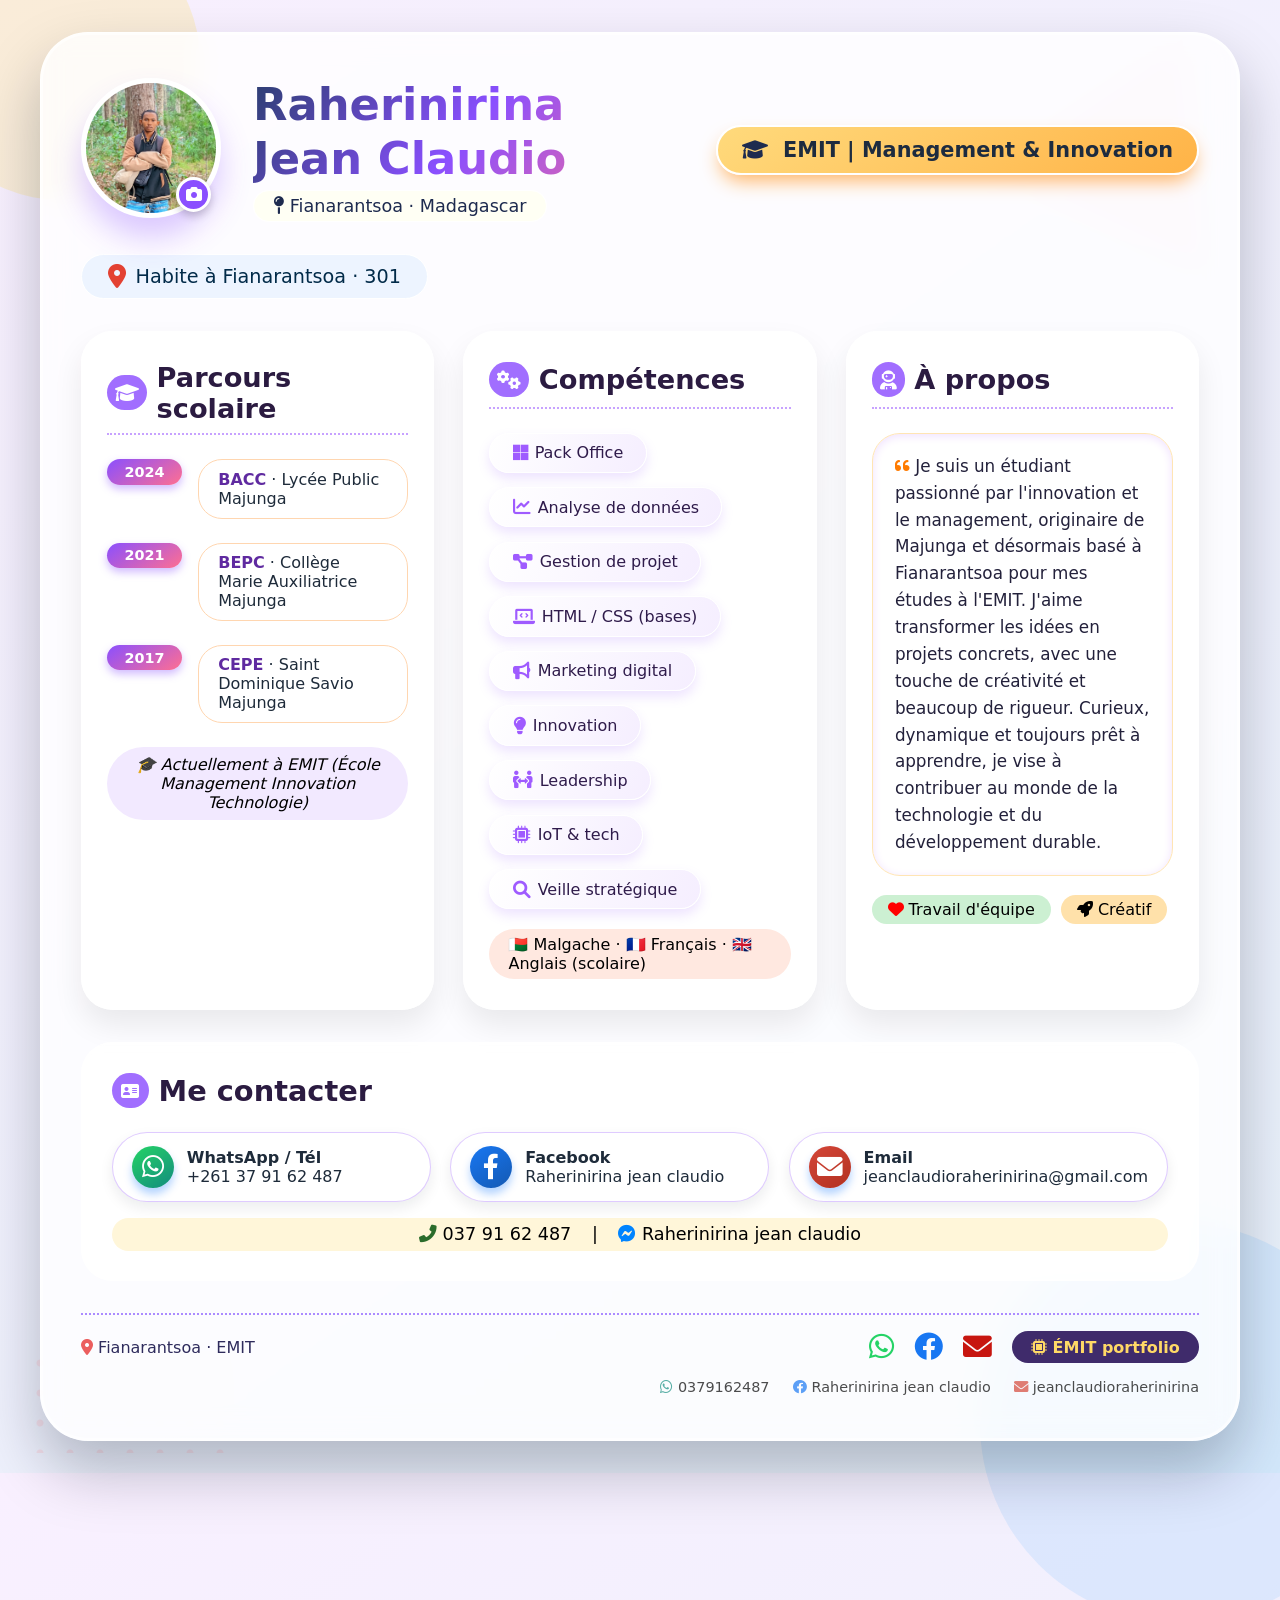
<file: index.html>
<!DOCTYPE html>
<html lang="fr">
<head>
  <meta charset="UTF-8">
  <meta name="viewport" content="width=device-width, initial-scale=1.0">
  <title>Jean Claudio · Portfolio EMIT</title>
  <!-- Font Awesome 6 (free) pour les logos + icônes décoratives -->
  <link rel="stylesheet" href="https://cdnjs.cloudflare.com/ajax/libs/font-awesome/6.0.0-beta3/css/all.min.css">
  <link rel="stylesheet" href="portfolio.css">
  
</head>
<body>
  <div class="deco-circle"></div>
  <div class="deco-circle2"></div>
  <div class="deco-triangle"></div>
  <div class="deco-dots"></div>

  <main class="portfolio-card">
    <!-- HEADER avec PHOTO DE PROFIL -->
    <div class="header-profile">
      <div class="profile-pic">
        <!-- Photo de profil (remplacez le src par votre photo) -->
        <img src="profil.jpg" alt="Photo de profil Jean Claudio">
        <div class="edit-badge"><i class="fas fa-camera"></i></div>
      </div>
      <div class="header-title">
        <h1>Raherinirina Jean Claudio</h1>
        <div class="sub"><i class="fas fa-map-pin"></i> Fianarantsoa · Madagascar</div>
      </div>
      <div class="emit-badge">
        <i class="fas fa-graduation-cap"></i> EMIT | Management & Innovation
      </div>
    </div>

    <div class="location-row">
      <i class="fas fa-map-marker-alt"></i> Habite à Fianarantsoa · 301
    </div>

    <!-- GRILLE : Parcours / Compétences / À propos -->
    <div class="grid-3">
      
      <!-- PARCOURS SCOLAIRE -->
      <div class="info-card">
        <div class="card-title">
          <i class="fas fa-graduation-cap"></i> Parcours scolaire
        </div>
        <div class="timeline-item">
          <span class="timeline-year">2024</span>
          <div class="timeline-desc"><strong>BACC</strong> · Lycée Public Majunga</div>
        </div>
        <div class="timeline-item">
          <span class="timeline-year">2021</span>
          <div class="timeline-desc"><strong>BEPC</strong> · Collège Marie Auxiliatrice Majunga</div>
        </div>
        <div class="timeline-item">
          <span class="timeline-year">2017</span>
          <div class="timeline-desc"><strong>CEPE</strong> · Saint Dominique Savio Majunga</div>
        </div>
        <div style="margin-top: 1rem; background: #f2e9ff; border-radius: 40px; padding: 0.5rem 1rem; text-align: center; font-style: italic;">
          🎓 Actuellement à EMIT (École Management Innovation Technologie)
        </div>
      </div>

      <!-- COMPÉTENCES -->
      <div class="info-card">
        <div class="card-title">
          <i class="fas fa-cogs"></i> Compétences
        </div>
        <div class="skills-container">
          <span class="skill-badge"><i class="fab fa-microsoft"></i> Pack Office</span>
          <span class="skill-badge"><i class="fas fa-chart-line"></i> Analyse de données</span>
          <span class="skill-badge"><i class="fas fa-project-diagram"></i> Gestion de projet</span>
          <span class="skill-badge"><i class="fas fa-laptop-code"></i> HTML / CSS (bases)</span>
          <span class="skill-badge"><i class="fas fa-bullhorn"></i> Marketing digital</span>
          <span class="skill-badge"><i class="fas fa-lightbulb"></i> Innovation</span>
          <span class="skill-badge"><i class="fas fa-people-arrows"></i> Leadership</span>
          <span class="skill-badge"><i class="fas fa-microchip"></i> IoT & tech</span>
          <span class="skill-badge"><i class="fas fa-search"></i> Veille stratégique</span>
        </div>
        <div style="margin-top: 1.2rem; background: #ffe8e0; border-radius: 50px; padding: 0.4rem 1.2rem; display: inline-block;">
          🇲🇬 Malgache · 🇫🇷 Français · 🇬🇧 Anglais (scolaire)
        </div>
      </div>

      <!-- À PROPOS DE MOI -->
      <div class="info-card">
        <div class="card-title">
          <i class="fas fa-user-astronaut"></i> À propos
        </div>
        <div class="about-text">
          <i class="fas fa-quote-left" style="color:#ff7b00;"></i> Je suis un étudiant passionné par l'innovation et le management, originaire de Majunga et désormais basé à Fianarantsoa pour mes études à l'EMIT. J'aime transformer les idées en projets concrets, avec une touche de créativité et beaucoup de rigueur. Curieux, dynamique et toujours prêt à apprendre, je vise à contribuer au monde de la technologie et du développement durable.
        </div>
        <div style="display: flex; gap: 10px; margin-top: 1.2rem;">
          <span style="background: #ccf0d2; border-radius: 40px; padding: 0.3rem 1rem;"><i class="fas fa-heart" style="color:red;"></i> Travail d'équipe</span>
          <span style="background: #ffe1aa; border-radius: 40px; padding: 0.3rem 1rem;"><i class="fas fa-rocket"></i> Créatif</span>
        </div>
      </div>
    </div>

    <!-- CONTACTS avec logos -->
    <div class="contact-section">
      <div style="display: flex; align-items: center; gap: 0.6rem; margin-bottom: 1.5rem;">
        <i class="fas fa-address-card" style="background: #a16eff; color:white; padding:0.6rem; border-radius: 18px;"></i>
        <h2 style="font-size: 1.8rem; color:#2b1b41;">Me contacter</h2>
      </div>
      <div class="contact-grid">
        <div class="contact-item whatsapp">
          <div class="contact-logo"><i class="fab fa-whatsapp"></i></div>
          <div class="contact-info">
            <strong>WhatsApp / Tél</strong><br> +261 37 91 62 487
          </div>
        </div>
        <div class="contact-item facebook">
          <div class="contact-logo"><i class="fab fa-facebook-f"></i></div>
          <div class="contact-info">
            <strong>Facebook</strong><br> Raherinirina jean claudio
          </div>
        </div>
        <div class="contact-item email">
          <div class="contact-logo"><i class="fas fa-envelope"></i></div>
          <div class="contact-info">
            <strong>Email</strong><br> jeanclaudioraherinirina@gmail.com
          </div>
        </div>
      </div>
      <div style="margin-top: 1rem; text-align: center; background: #fff6d9; border-radius: 50px; padding: 0.4rem; font-size: 1.1rem;">
        <i class="fas fa-phone-alt" style="color:#2b6c2b;"></i> 037 91 62 487  <span style="margin:0 15px;">|</span>  <i class="fab fa-facebook-messenger" style="color:#0084ff;"></i>  Raherinirina jean claudio
      </div>
    </div>

    <!-- Footer -->
    <div class="footer-note">
      <div>
        <i class="fas fa-map-marker-alt" style="color:#eb5e5e;"></i> Fianarantsoa · EMIT
      </div>
      <div style="display: flex; gap: 20px; align-items: center;">
        <i class="fab fa-whatsapp" style="color:#25D366; font-size: 1.8rem;"></i>
        <i class="fab fa-facebook" style="color:#1877f2; font-size: 1.8rem;"></i>
        <i class="fas fa-envelope" style="color:#c71610; font-size: 1.8rem;"></i>
        <span class="footer-emit"><i class="fas fa-microchip"></i> ÉMIT portfolio</span>
      </div>
    </div>

    <!-- signature discrète -->
    <div style="text-align: right; margin-top: 1rem; opacity:0.7; font-size: 0.9rem;">
      <i class="fab fa-whatsapp" style="color:#128C7E;"></i> 0379162487   
      <i class="fab fa-facebook" style="color:#1877f2;"></i> Raherinirina jean claudio   
      <i class="fas fa-envelope" style="color:#D44638;"></i> jeanclaudioraherinirina
    </div>
  </main>
</body>
</html>
</file>
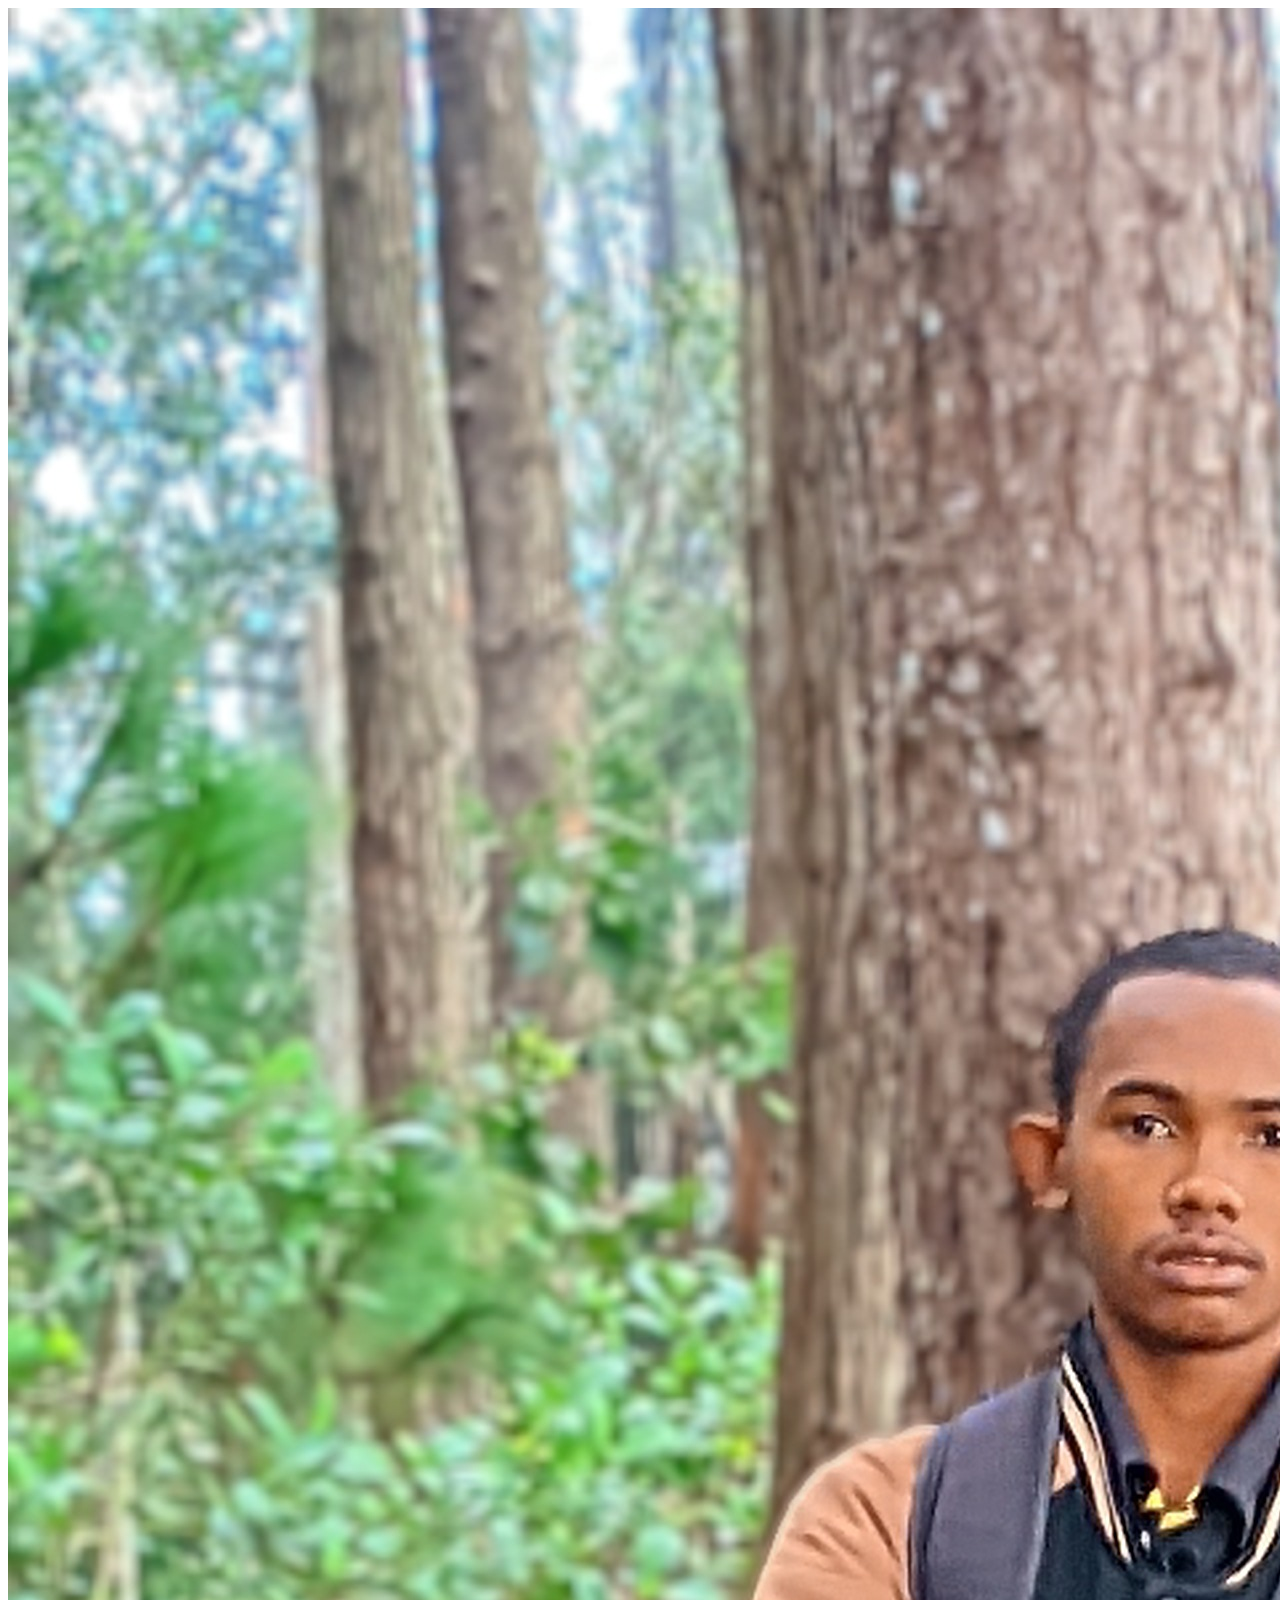
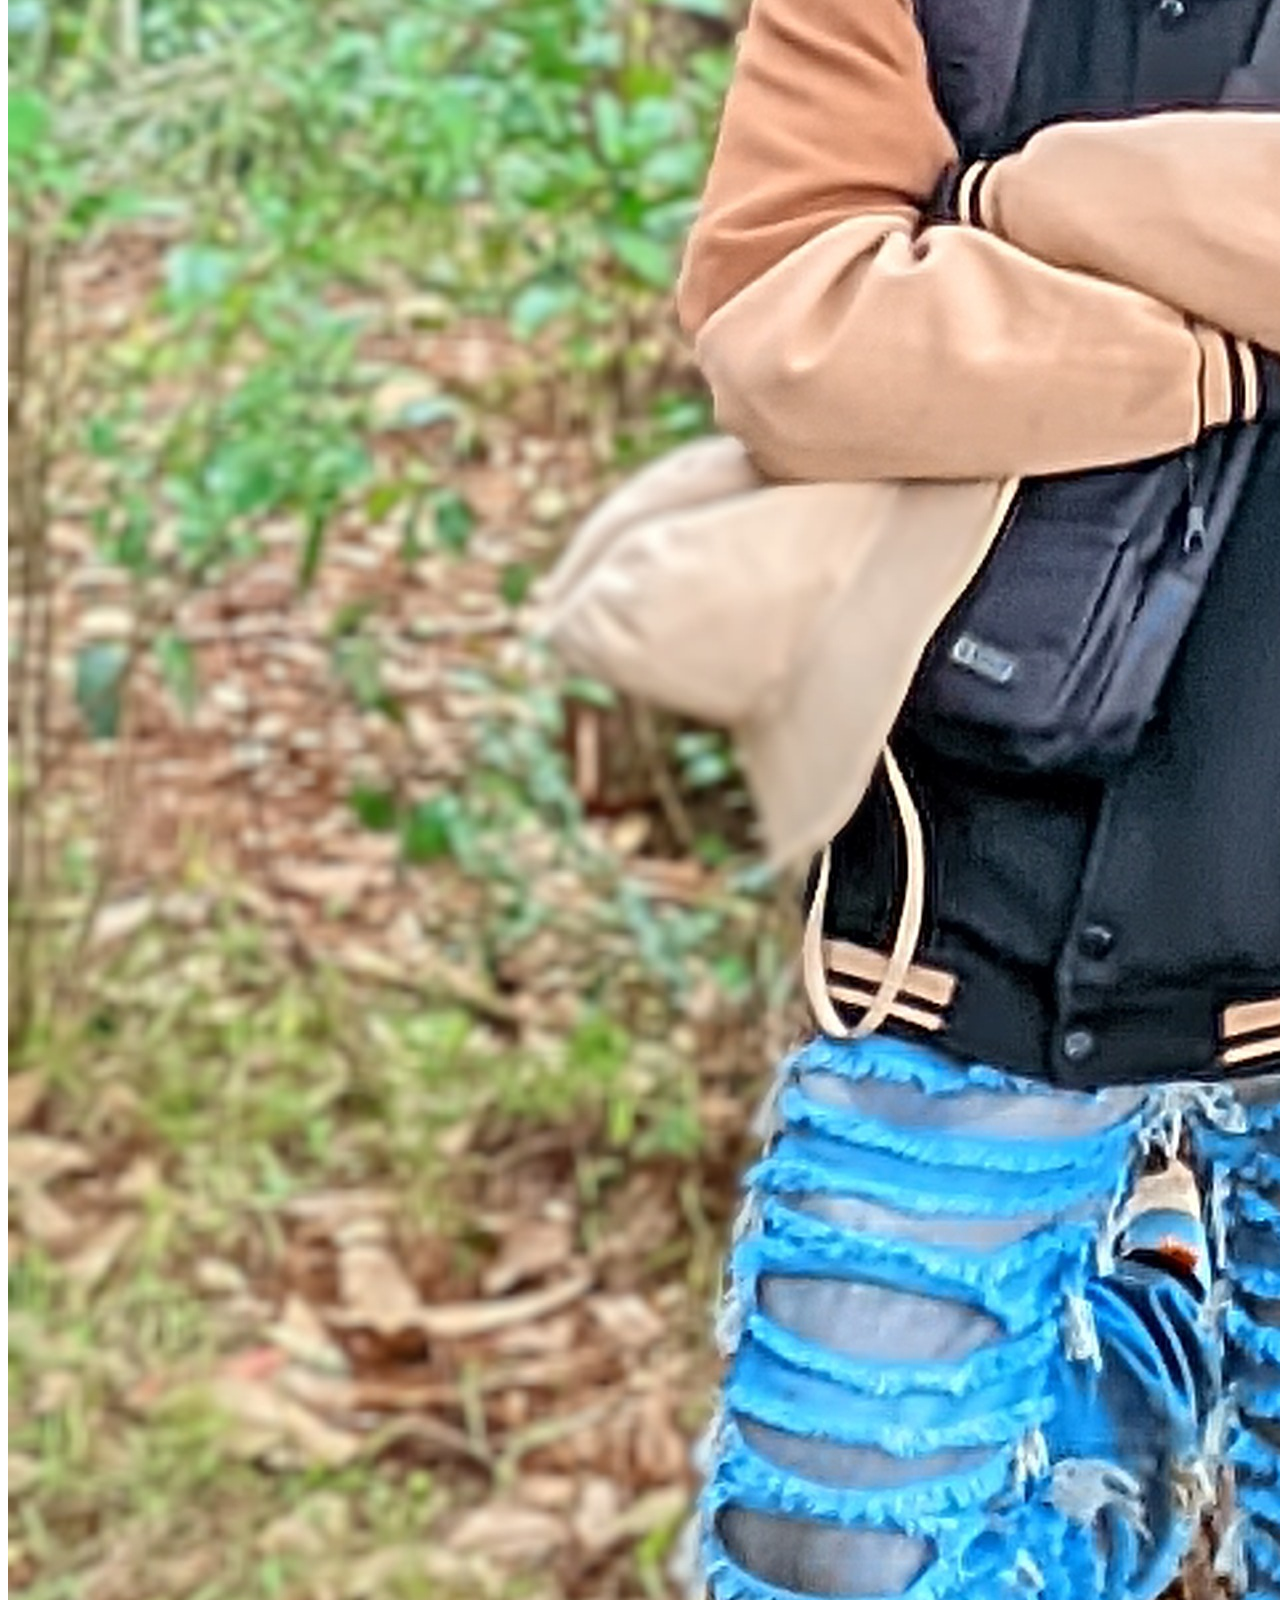
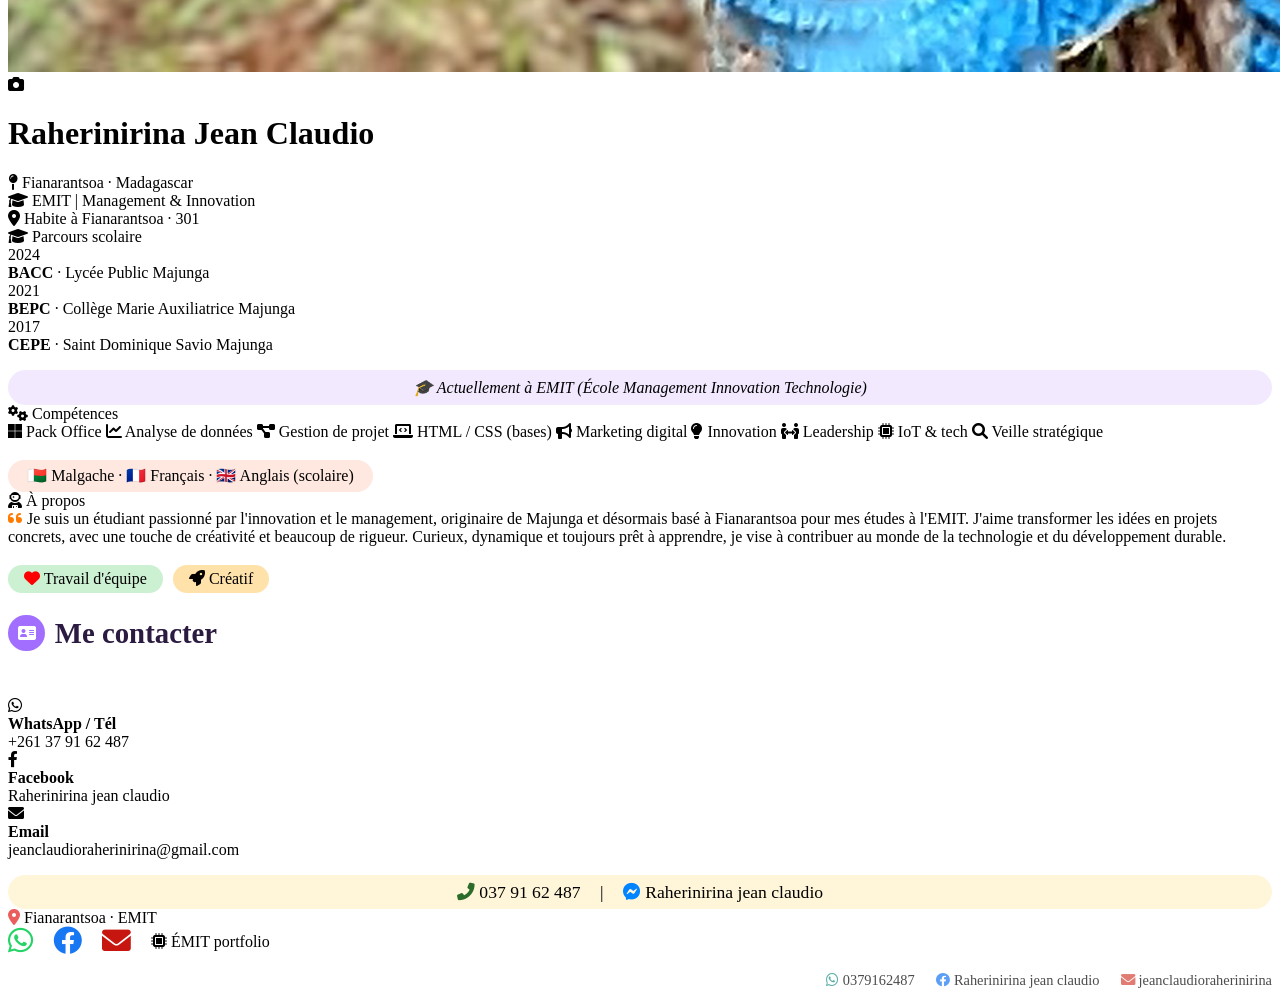
<file: portfolio.html>
<!DOCTYPE html>
<html lang="fr">
<head>
  <meta charset="UTF-8">
  <meta name="viewport" content="width=device-width, initial-scale=1.0">
  <title>Jean Claudio · Portfolio EMIT</title>
  <!-- Font Awesome 6 (free) pour les logos + icônes décoratives -->
  <link rel="stylesheet" href="https://cdnjs.cloudflare.com/ajax/libs/font-awesome/6.0.0-beta3/css/all.min.css">
<link rel = "stylsheet" href =" portfolio.css>
</head>
<body>
  <div class="deco-circle"></div>
  <div class="deco-circle2"></div>
  <div class="deco-triangle"></div>
  <div class="deco-dots"></div>

  <main class="portfolio-card">
    <!-- HEADER avec PHOTO DE PROFIL -->
    <div class="header-profile">
      <div class="profile-pic">
        <!-- Photo de profil (remplacez le src par votre photo) -->
        <img src="profil.jpg" alt="Photo de profil Jean Claudio">
        <div class="edit-badge"><i class="fas fa-camera"></i></div>
      </div>
      <div class="header-title">
        <h1>Raherinirina Jean Claudio</h1>
        <div class="sub"><i class="fas fa-map-pin"></i> Fianarantsoa · Madagascar</div>
      </div>
      <div class="emit-badge">
        <i class="fas fa-graduation-cap"></i> EMIT | Management & Innovation
      </div>
    </div>

    <div class="location-row">
      <i class="fas fa-map-marker-alt"></i> Habite à Fianarantsoa · 301
    </div>

    <!-- GRILLE : Parcours / Compétences / À propos -->
    <div class="grid-3">
      
      <!-- PARCOURS SCOLAIRE -->
      <div class="info-card">
        <div class="card-title">
          <i class="fas fa-graduation-cap"></i> Parcours scolaire
        </div>
        <div class="timeline-item">
          <span class="timeline-year">2024</span>
          <div class="timeline-desc"><strong>BACC</strong> · Lycée Public Majunga</div>
        </div>
        <div class="timeline-item">
          <span class="timeline-year">2021</span>
          <div class="timeline-desc"><strong>BEPC</strong> · Collège Marie Auxiliatrice Majunga</div>
        </div>
        <div class="timeline-item">
          <span class="timeline-year">2017</span>
          <div class="timeline-desc"><strong>CEPE</strong> · Saint Dominique Savio Majunga</div>
        </div>
        <div style="margin-top: 1rem; background: #f2e9ff; border-radius: 40px; padding: 0.5rem 1rem; text-align: center; font-style: italic;">
          🎓 Actuellement à EMIT (École Management Innovation Technologie)
        </div>
      </div>

      <!-- COMPÉTENCES -->
      <div class="info-card">
        <div class="card-title">
          <i class="fas fa-cogs"></i> Compétences
        </div>
        <div class="skills-container">
          <span class="skill-badge"><i class="fab fa-microsoft"></i> Pack Office</span>
          <span class="skill-badge"><i class="fas fa-chart-line"></i> Analyse de données</span>
          <span class="skill-badge"><i class="fas fa-project-diagram"></i> Gestion de projet</span>
          <span class="skill-badge"><i class="fas fa-laptop-code"></i> HTML / CSS (bases)</span>
          <span class="skill-badge"><i class="fas fa-bullhorn"></i> Marketing digital</span>
          <span class="skill-badge"><i class="fas fa-lightbulb"></i> Innovation</span>
          <span class="skill-badge"><i class="fas fa-people-arrows"></i> Leadership</span>
          <span class="skill-badge"><i class="fas fa-microchip"></i> IoT & tech</span>
          <span class="skill-badge"><i class="fas fa-search"></i> Veille stratégique</span>
        </div>
        <div style="margin-top: 1.2rem; background: #ffe8e0; border-radius: 50px; padding: 0.4rem 1.2rem; display: inline-block;">
          🇲🇬 Malgache · 🇫🇷 Français · 🇬🇧 Anglais (scolaire)
        </div>
      </div>

      <!-- À PROPOS DE MOI -->
      <div class="info-card">
        <div class="card-title">
          <i class="fas fa-user-astronaut"></i> À propos
        </div>
        <div class="about-text">
          <i class="fas fa-quote-left" style="color:#ff7b00;"></i> Je suis un étudiant passionné par l'innovation et le management, originaire de Majunga et désormais basé à Fianarantsoa pour mes études à l'EMIT. J'aime transformer les idées en projets concrets, avec une touche de créativité et beaucoup de rigueur. Curieux, dynamique et toujours prêt à apprendre, je vise à contribuer au monde de la technologie et du développement durable.
        </div>
        <div style="display: flex; gap: 10px; margin-top: 1.2rem;">
          <span style="background: #ccf0d2; border-radius: 40px; padding: 0.3rem 1rem;"><i class="fas fa-heart" style="color:red;"></i> Travail d'équipe</span>
          <span style="background: #ffe1aa; border-radius: 40px; padding: 0.3rem 1rem;"><i class="fas fa-rocket"></i> Créatif</span>
        </div>
      </div>
    </div>

    <!-- CONTACTS avec logos -->
    <div class="contact-section">
      <div style="display: flex; align-items: center; gap: 0.6rem; margin-bottom: 1.5rem;">
        <i class="fas fa-address-card" style="background: #a16eff; color:white; padding:0.6rem; border-radius: 18px;"></i>
        <h2 style="font-size: 1.8rem; color:#2b1b41;">Me contacter</h2>
      </div>
      <div class="contact-grid">
        <div class="contact-item whatsapp">
          <div class="contact-logo"><i class="fab fa-whatsapp"></i></div>
          <div class="contact-info">
            <strong>WhatsApp / Tél</strong><br> +261 37 91 62 487
          </div>
        </div>
        <div class="contact-item facebook">
          <div class="contact-logo"><i class="fab fa-facebook-f"></i></div>
          <div class="contact-info">
            <strong>Facebook</strong><br> Raherinirina jean claudio
          </div>
        </div>
        <div class="contact-item email">
          <div class="contact-logo"><i class="fas fa-envelope"></i></div>
          <div class="contact-info">
            <strong>Email</strong><br> jeanclaudioraherinirina@gmail.com
          </div>
        </div>
      </div>
      <div style="margin-top: 1rem; text-align: center; background: #fff6d9; border-radius: 50px; padding: 0.4rem; font-size: 1.1rem;">
        <i class="fas fa-phone-alt" style="color:#2b6c2b;"></i> 037 91 62 487  <span style="margin:0 15px;">|</span>  <i class="fab fa-facebook-messenger" style="color:#0084ff;"></i>  Raherinirina jean claudio
      </div>
    </div>

    <!-- Footer -->
    <div class="footer-note">
      <div>
        <i class="fas fa-map-marker-alt" style="color:#eb5e5e;"></i> Fianarantsoa · EMIT
      </div>
      <div style="display: flex; gap: 20px; align-items: center;">
        <i class="fab fa-whatsapp" style="color:#25D366; font-size: 1.8rem;"></i>
        <i class="fab fa-facebook" style="color:#1877f2; font-size: 1.8rem;"></i>
        <i class="fas fa-envelope" style="color:#c71610; font-size: 1.8rem;"></i>
        <span class="footer-emit"><i class="fas fa-microchip"></i> ÉMIT portfolio</span>
      </div>
    </div>

    <!-- signature discrète -->
    <div style="text-align: right; margin-top: 1rem; opacity:0.7; font-size: 0.9rem;">
      <i class="fab fa-whatsapp" style="color:#128C7E;"></i> 0379162487   
      <i class="fab fa-facebook" style="color:#1877f2;"></i> Raherinirina jean claudio   
      <i class="fas fa-envelope" style="color:#D44638;"></i> jeanclaudioraherinirina
    </div>
  </main>
</body>
</html>
</file>
<file: portfolio.css>
*{
    margin: 0;
    padding: 0;
    box-sizing: border-box;
    font-family: 'Poppins', 'Segoe UI', system-ui, sans-serif;
  }

  body {
    background: linear-gradient(145deg, #f9f0ff 0%, #e6f0fa 100%);
    min-height: 100vh;
    display: flex;
    align-items: center;
    justify-content: center;
    padding: 2rem 1.5rem;
    position: relative;
    overflow-x: hidden;
  }

  /* éléments décoratifs flottants */
  .deco-circle {
    position: absolute;
    border-radius: 50%;
    background: rgba(255, 215, 0, 0.15);
    width: 280px;
    height: 280px;
    top: -80px;
    left: -80px;
    z-index: 0;
  }
  .deco-circle2 {
    position: absolute;
    border-radius: 50%;
    background: rgba( 30, 144, 255, 0.1);
    width: 400px;
    height: 400px;
    bottom: -150px;
    right: -100px;
    z-index: 0;
  }
  .deco-triangle {
    position: absolute;
    width: 0;
    height: 0;
    border-left: 120px solid transparent;
    border-right: 120px solid transparent;
    border-bottom: 200px solid rgba(255, 105, 180, 0.1);
    transform: rotate(25deg);
    top: 30px;
    right: 20px;
    z-index: 0;
  }
  .deco-dots {
    position: absolute;
    bottom: 20px;
    left: 30px;
    width: 200px;
    height: 100px;
    background: radial-gradient(circle at 10px 10px, #ffb6c1 3px, transparent 4px);
    background-size: 30px 30px;
    opacity: 0.3;
    z-index: 0;
  }

  /* carte principale */
  .portfolio-card {
    position: relative;
    z-index: 10;
    max-width: 1200px;
    width: 100%;
    background: rgba(255, 255, 255, 0.8);
    backdrop-filter: blur(14px);
    -webkit-backdrop-filter: blur(14px);
    border-radius: 48px 48px 48px 48px;
    box-shadow: 0 30px 60px rgba(0, 10, 30, 0.25), 0 0 0 2px rgba(255, 255, 255, 0.6) inset;
    padding: 2.8rem 2.5rem;
    transition: 0.3s;
    border: 1px solid rgba(255, 255, 255, 0.8);
  }

  /* header avec photo de profil */
  .header-profile {
    display: flex;
    align-items: center;
    gap: 2rem;
    margin-bottom: 2rem;
    flex-wrap: wrap;
  }
  .profile-pic {
    position: relative;
  }
  .profile-pic img {
    width: 140px;
    height: 140px;
    border-radius: 50%;
    object-fit: cover;
    border: 5px solid white;
    box-shadow: 0 20px 30px rgba(138, 79, 255, 0.3);
    background: #f0e4ff;
  }
  .profile-pic .edit-badge {
    position: absolute;
    bottom: 10px;
    right: 10px;
    background: #8a4fff;
    color: white;
    border-radius: 50%;
    width: 35px;
    height: 35px;
    display: flex;
    align-items: center;
    justify-content: center;
    border: 3px solid white;
    font-size: 1rem;
    box-shadow: 0 4px 8px rgba(0,0,0,0.2);
  }
  .header-title {
    flex: 1;
  }
  .header-title h1 {
    font-size: 2.8rem;
    font-weight: 700;
    background: linear-gradient(130deg, #2c3e70, #8a4fff, #ff6f91);
    -webkit-background-clip: text;
    background-clip: text;
    color: transparent;
    line-height: 1.2;
  }
  .header-title .sub {
    font-size: 1.1rem;
    font-weight: 400;
    color: #1e2b4f;
    background: rgba(255,255,240,0.7);
    display: inline-block;
    padding: 0.3rem 1.2rem;
    border-radius: 40px;
    backdrop-filter: blur(4px);
    margin-top: 0.3rem;
    border: 1px solid white;
  }
  .emit-badge {
    background: linear-gradient(145deg, #ffda7c, #ffb347);
    padding: 0.7rem 1.5rem;
    border-radius: 60px;
    font-weight: 600;
    font-size: 1.3rem;
    color: #1d2b3f;
    box-shadow: 0 10px 20px -5px #ffb05c;
    border: 2px solid white;
    margin-left: auto;
  }
  .emit-badge i {
    margin-right: 8px;
    color: #1e2b4f;
  }

  /* localisation */
  .location-row {
    display: flex;
    align-items: center;
    gap: 10px;
    background: rgba(230, 240, 255, 0.7);
    padding: 0.6rem 1.6rem;
    border-radius: 50px;
    width: fit-content;
    margin-bottom: 2rem;
    border: 1px solid white;
    font-size: 1.2rem;
    color: #022b49;
  }
  .location-row i {
    color: #e34132;
    font-size: 1.5rem;
  }

  /* grille 3 colonnes */
  .grid-3 {
    display: grid;
    grid-template-columns: repeat(3, 1fr);
    gap: 1.8rem;
    margin: 2rem 0;
  }

  /* cartes */
  .info-card {
    background: rgba(255, 255, 255, 0.6);
    backdrop-filter: blur(6px);
    border-radius: 32px;
    padding: 1.8rem 1.5rem;
    box-shadow: 0 15px 30px rgba(0,0,0,0.08);
    border: 2px solid rgba(255,255,255,0.9);
    transition: transform 0.2s;
  }
  .info-card:hover {
    transform: translateY(-6px);
  }
  .card-title {
    font-size: 1.7rem;
    font-weight: 600;
    margin-bottom: 1.5rem;
    display: flex;
    align-items: center;
    gap: 0.6rem;
    color: #2b1b41;
    border-bottom: 2px dotted #c7a2ff;
    padding-bottom: 0.6rem;
  }
  .card-title i {
    background: #a16eff;
    color: white;
    padding: 0.5rem;
    border-radius: 18px;
    font-size: 1.2rem;
  }

  /* parcours */
  .timeline-item {
    display: flex;
    gap: 1rem;
    margin-bottom: 1.5rem;
    align-items: flex-start;
  }
  .timeline-year {
    background: linear-gradient(145deg, #8a4fff, #ff6f91);
    color: white;
    font-weight: 700;
    padding: 0.3rem 1rem;
    border-radius: 40px;
    font-size: 0.9rem;
    min-width: 75px;
    text-align: center;
    box-shadow: 0 4px 8px rgba(138,79,255,0.4);
  }
  .timeline-desc {
    flex: 1;
    background: white;
    padding: 0.6rem 1.2rem;
    border-radius: 24px;
    font-weight: 500;
    color: #1e2b3a;
    border: 1px solid #ffd6b0;
  }
  .timeline-desc strong {
    color: #5f2aa0;
  }

  /* compétences */
  .skills-container {
    display: flex;
    flex-wrap: wrap;
    gap: 0.9rem;
  }
  .skill-badge {
    background: linear-gradient(115deg, white, #f5eeff);
    padding: 0.6rem 1.4rem;
    border-radius: 50px;
    font-weight: 500;
    color: #2f1b4b;
    box-shadow: 0 6px 12px rgba(170, 120, 255, 0.2);
    border: 1px solid white;
    display: flex;
    align-items: center;
    gap: 7px;
    font-size: 1rem;
    transition: 0.15s;
  }
  .skill-badge i {
    color: #9f5bff;
    font-size: 1.1rem;
  }
  .skill-badge:hover {
    background: #ffecdd;
    border-color: #ffa05e;
  }

  /* À propos */
  .about-text {
    background: white;
    padding: 1.2rem 1.4rem;
    border-radius: 28px;
    font-size: 1.05rem;
    line-height: 1.6;
    color: #23213b;
    box-shadow: inset 0 2px 10px #f0e1ff;
    border: 1px solid #ffe5b4;
  }

  /* contacts */
  .contact-section {
    background: rgba(255, 255, 255, 0.6);
    backdrop-filter: blur(6px);
    border-radius: 32px;
    padding: 1.8rem 1.8rem;
    margin: 1.8rem 0 1rem;
    border: 2px solid rgba(255,255,255,0.9);
  }
  .contact-grid {
    display: grid;
    grid-template-columns: repeat(3, 1fr);
    gap: 1.2rem;
    margin-top: 0.5rem;
  }
  .contact-item {
    display: flex;
    align-items: center;
    gap: 0.8rem;
    background: white;
    padding: 0.8rem 1.2rem;
    border-radius: 60px;
    box-shadow: 0 6px 14px rgba(0,20,40,0.08);
    transition: all 0.2s;
    border: 1px solid rgba(216, 191, 255, 0.8);
  }
  .contact-item:hover {
    background: #fffcf0;
    border-color: #ffb85b;
    transform: scale(1.02);
  }
  .contact-logo {
    width: 42px;
    height: 42px;
    background: linear-gradient(45deg, #1877f2, #a66cff);
    border-radius: 30px;
    display: flex;
    align-items: center;
    justify-content: center;
    color: white;
    font-size: 1.6rem;
    box-shadow: 0 6px 9px rgba(0,110,255,0.3);
  }
  .contact-item.whatsapp .contact-logo {
    background: linear-gradient(145deg, #25D366, #128C7E);
  }
  .contact-item.email .contact-logo {
    background: linear-gradient(145deg, #D44638, #B23121);
  }
  .contact-item.facebook .contact-logo {
    background: linear-gradient(145deg, #1877f2, #1459b3);
  }
  .contact-info {
    flex: 1;
    font-size: 1rem;
    font-weight: 500;
    color: #1e2b3a;
  }

  /* footer */
  .footer-note {
    display: flex;
    justify-content: space-between;
    align-items: center;
    margin-top: 2rem;
    padding-top: 1rem;
    border-top: 2px dotted #ab8bff;
    color: #2e2b5c;
    flex-wrap: wrap;
  }
  .footer-emit {
    background: #3f2b6b;
    color: #ffd966;
    padding: 0.4rem 1.2rem;
    border-radius: 100px;
    font-weight: 600;
  }

  @media (max-width: 900px) {
    .grid-3 { grid-template-columns: 1fr; }
    .contact-grid { grid-template-columns: 1fr; }
    .header-profile { flex-direction: column; align-items: flex-start; }
    .emit-badge { margin-left: 0; }
  }
</file>
